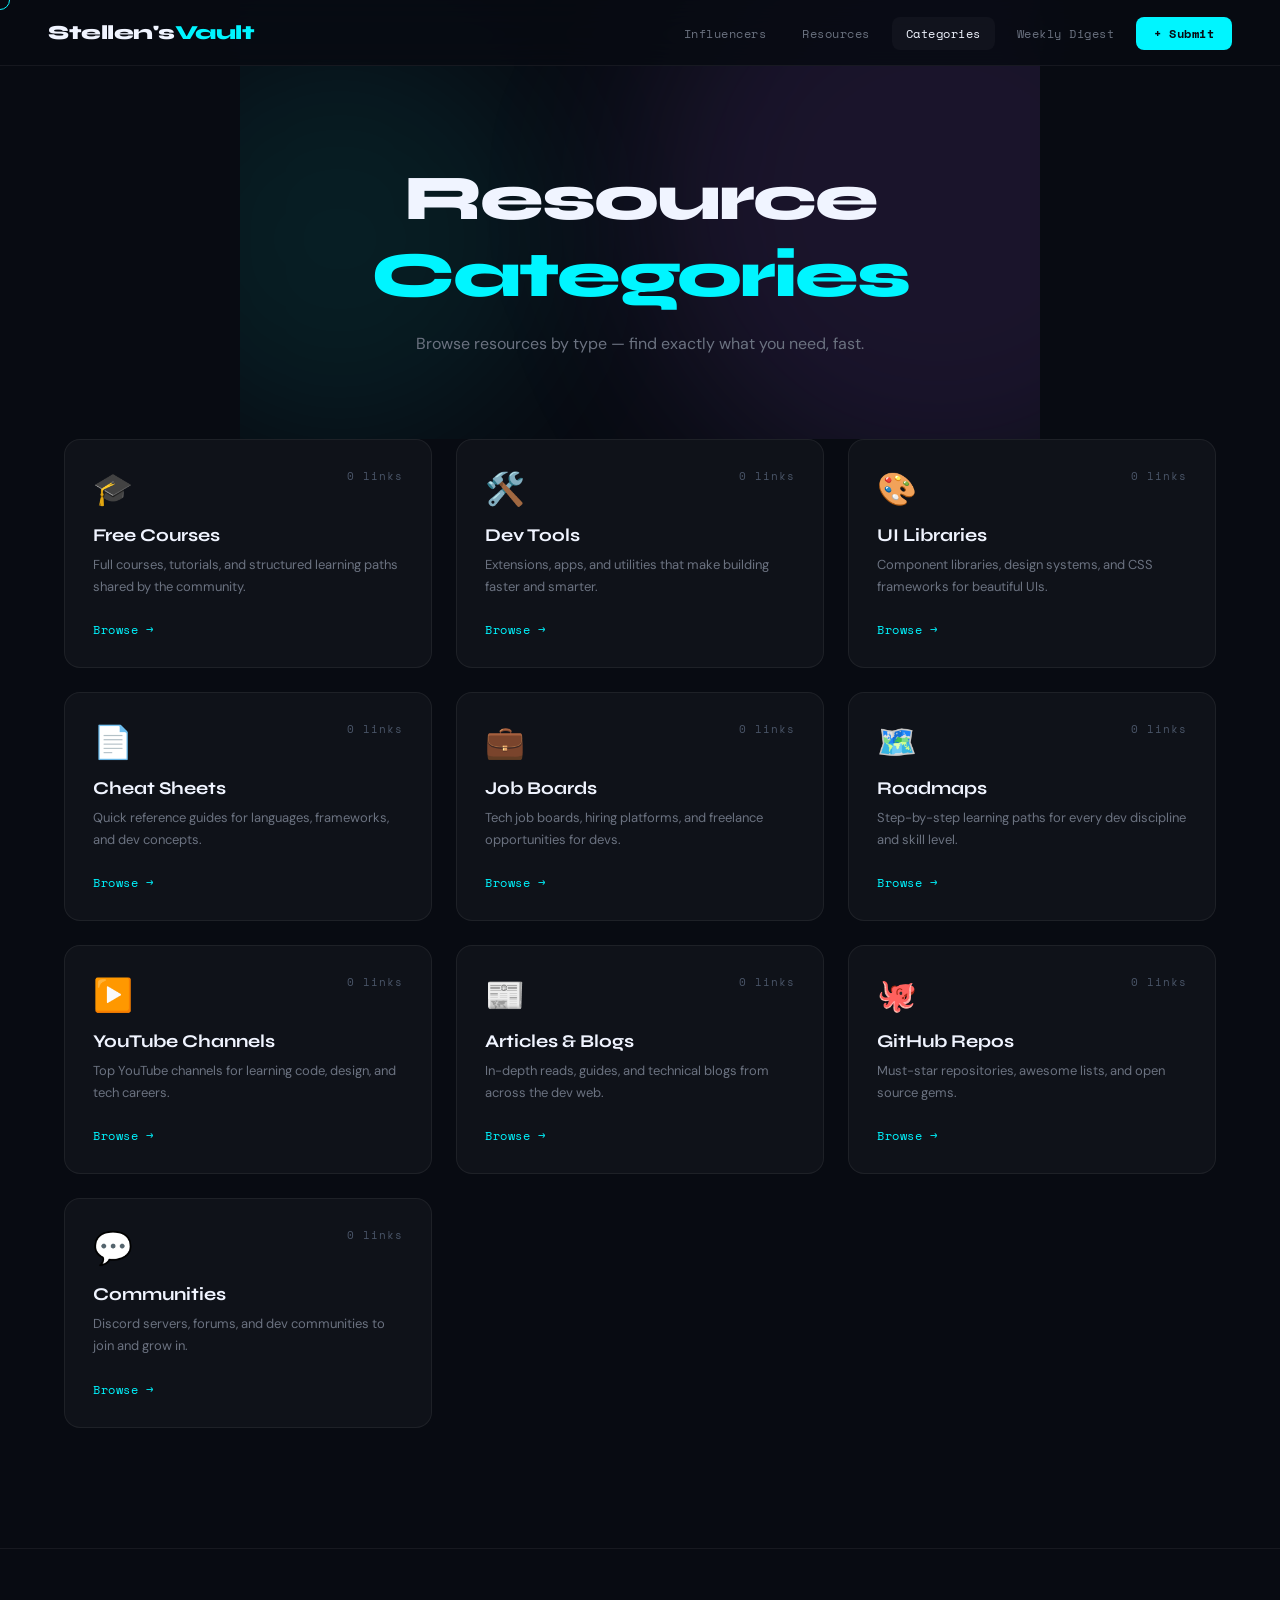
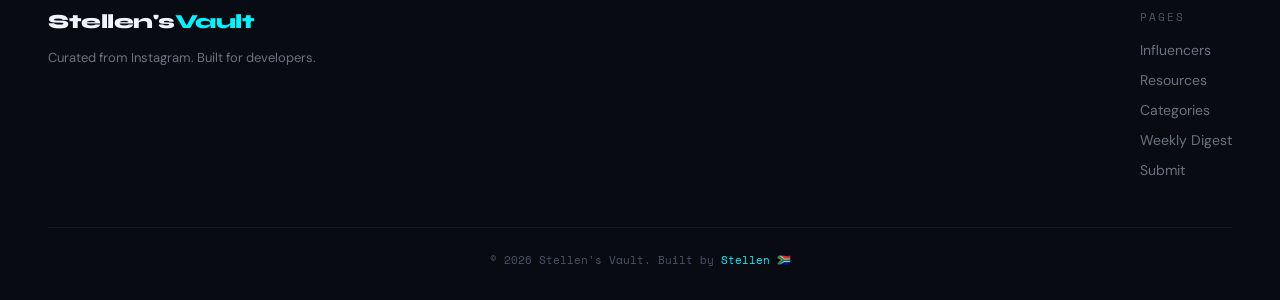
<file: categories.html>
<!DOCTYPE html>
<html lang="en">
<head>
  <meta charset="UTF-8">
  <meta name="viewport" content="width=device-width, initial-scale=1.0">
  <title>Categories — Stellen's Vault</title>
  <link href="https://fonts.googleapis.com/css2?family=Syne:wght@400;600;700;800&family=Space+Mono:wght@400;700&family=DM+Sans:wght@300;400;500&display=swap" rel="stylesheet">
  <link rel="stylesheet" href="css/style.css">
</head>
<body>
  <div id="cursor"></div>
  <nav id="navbar">
    <a href="index.html" class="nav-logo">Stellen's<span>Vault</span></a>
    <ul class="nav-links">
      <li><a href="influencers.html" class="nav-link">Influencers</a></li>
      <li><a href="resources.html" class="nav-link">Resources</a></li>
      <li><a href="categories.html" class="nav-link active">Categories</a></li>
      <li><a href="digest.html" class="nav-link">Weekly Digest</a></li>
      <li><a href="submit.html" class="nav-link btn-submit">+ Submit</a></li>
    </ul>
    <button class="nav-burger" id="burger"><span></span><span></span><span></span></button>
  </nav>
  <div class="mobile-menu" id="mobileMenu">
    <a href="influencers.html">Influencers</a>
    <a href="resources.html">Resources</a>
    <a href="categories.html">Categories</a>
    <a href="digest.html">Weekly Digest</a>
    <a href="submit.html">+ Submit</a>
  </div>

  <section class="page-hero">
    <div class="orb orb1"></div>
    <div class="orb orb2"></div>
    <h1 class="reveal">Resource <span>Categories</span></h1>
    <p class="reveal">Browse resources by type — find exactly what you need, fast.</p>
  </section>

  <section class="cats-full-section">
    <div class="s-wrap">
      <div class="cats-full-grid">
        <div class="cat-full-card reveal" data-cat="courses">
          <div class="cfc-top">
            <div class="cfc-icon">🎓</div>
            <div class="cfc-count">0 links</div>
          </div>
          <h3>Free Courses</h3>
          <p>Full courses, tutorials, and structured learning paths shared by the community.</p>
          <a href="resources.html?cat=courses" class="cfc-link">Browse →</a>
        </div>
        <div class="cat-full-card reveal rv2" data-cat="tools">
          <div class="cfc-top">
            <div class="cfc-icon">🛠️</div>
            <div class="cfc-count">0 links</div>
          </div>
          <h3>Dev Tools</h3>
          <p>Extensions, apps, and utilities that make building faster and smarter.</p>
          <a href="resources.html?cat=tools" class="cfc-link">Browse →</a>
        </div>
        <div class="cat-full-card reveal rv3" data-cat="ui">
          <div class="cfc-top">
            <div class="cfc-icon">🎨</div>
            <div class="cfc-count">0 links</div>
          </div>
          <h3>UI Libraries</h3>
          <p>Component libraries, design systems, and CSS frameworks for beautiful UIs.</p>
          <a href="resources.html?cat=ui" class="cfc-link">Browse →</a>
        </div>
        <div class="cat-full-card reveal" data-cat="cheatsheets">
          <div class="cfc-top">
            <div class="cfc-icon">📄</div>
            <div class="cfc-count">0 links</div>
          </div>
          <h3>Cheat Sheets</h3>
          <p>Quick reference guides for languages, frameworks, and dev concepts.</p>
          <a href="resources.html?cat=cheatsheets" class="cfc-link">Browse →</a>
        </div>
        <div class="cat-full-card reveal rv2" data-cat="jobs">
          <div class="cfc-top">
            <div class="cfc-icon">💼</div>
            <div class="cfc-count">0 links</div>
          </div>
          <h3>Job Boards</h3>
          <p>Tech job boards, hiring platforms, and freelance opportunities for devs.</p>
          <a href="resources.html?cat=jobs" class="cfc-link">Browse →</a>
        </div>
        <div class="cat-full-card reveal rv3" data-cat="roadmaps">
          <div class="cfc-top">
            <div class="cfc-icon">🗺️</div>
            <div class="cfc-count">0 links</div>
          </div>
          <h3>Roadmaps</h3>
          <p>Step-by-step learning paths for every dev discipline and skill level.</p>
          <a href="resources.html?cat=roadmaps" class="cfc-link">Browse →</a>
        </div>
        <div class="cat-full-card reveal" data-cat="youtube">
          <div class="cfc-top">
            <div class="cfc-icon">▶️</div>
            <div class="cfc-count">0 links</div>
          </div>
          <h3>YouTube Channels</h3>
          <p>Top YouTube channels for learning code, design, and tech careers.</p>
          <a href="resources.html?cat=youtube" class="cfc-link">Browse →</a>
        </div>
        <div class="cat-full-card reveal rv2" data-cat="articles">
          <div class="cfc-top">
            <div class="cfc-icon">📰</div>
            <div class="cfc-count">0 links</div>
          </div>
          <h3>Articles & Blogs</h3>
          <p>In-depth reads, guides, and technical blogs from across the dev web.</p>
          <a href="resources.html?cat=articles" class="cfc-link">Browse →</a>
        </div>
        <div class="cat-full-card reveal rv3" data-cat="github">
          <div class="cfc-top">
            <div class="cfc-icon">🐙</div>
            <div class="cfc-count">0 links</div>
          </div>
          <h3>GitHub Repos</h3>
          <p>Must-star repositories, awesome lists, and open source gems.</p>
          <a href="resources.html?cat=github" class="cfc-link">Browse →</a>
        </div>
        <div class="cat-full-card reveal" data-cat="communities">
          <div class="cfc-top">
            <div class="cfc-icon">💬</div>
            <div class="cfc-count">0 links</div>
          </div>
          <h3>Communities</h3>
          <p>Discord servers, forums, and dev communities to join and grow in.</p>
          <a href="resources.html?cat=communities" class="cfc-link">Browse →</a>
        </div>
      </div>
    </div>
  </section>

  <footer>
    <div class="footer-inner">
      <div class="footer-brand">
        <div class="nav-logo">Stellen's<span>Vault</span></div>
        <p>Curated from Instagram. Built for developers.</p>
      </div>
      <div class="footer-links">
        <div class="fl-col">
          <div class="fl-title">Pages</div>
          <a href="influencers.html">Influencers</a>
          <a href="resources.html">Resources</a>
          <a href="categories.html">Categories</a>
          <a href="digest.html">Weekly Digest</a>
          <a href="submit.html">Submit</a>
        </div>
      </div>
    </div>
    <div class="footer-bottom">
      <span>© 2026 Stellen's Vault. Built by <a href="https://github.com/stellen10">Stellen</a> 🇿🇦</span>
    </div>
  </footer>
  <script src="js/main.js"></script>
</body>
</html>
</file>
<file: css/style.css>
/* ================================
   STELLEN'S VAULT — MAIN STYLES
================================ */

:root {
  --bg: #080b12;
  --bg2: #0d1117;
  --bg3: #111827;
  --cyan: #00f5ff;
  --violet: #9b5de5;
  --pink: #f72585;
  --gold: #ffd60a;
  --white: #f0f4ff;
  --muted: #4a5568;
  --muted2: #6b7280;
  --border: rgba(255,255,255,0.06);
  --card-bg: rgba(255,255,255,0.03);
  --font-display: 'Syne', sans-serif;
  --font-mono: 'Space Mono', monospace;
  --font-body: 'DM Sans', sans-serif;
  --radius: 16px;
  --transition: 0.3s cubic-bezier(0.4,0,0.2,1);
}

*, *::before, *::after { box-sizing: border-box; margin: 0; padding: 0; }

html { scroll-behavior: smooth; }

body {
  background: var(--bg);
  color: var(--white);
  font-family: var(--font-body);
  min-height: 100vh;
  overflow-x: hidden;
}

/* SCROLLBAR */
::-webkit-scrollbar { width: 4px; }
::-webkit-scrollbar-track { background: var(--bg); }
::-webkit-scrollbar-thumb { background: var(--violet); border-radius: 4px; }

/* ================================ CURSOR */
#cursor {
  width: 20px; height: 20px;
  border: 1.5px solid var(--cyan);
  border-radius: 50%;
  position: fixed;
  pointer-events: none;
  z-index: 9999;
  transition: transform 0.1s, opacity 0.3s;
  mix-blend-mode: screen;
  transform: translate(-50%, -50%);
}

/* ================================ NAV */
#navbar {
  position: fixed; top: 0; left: 0; right: 0;
  z-index: 100;
  display: flex; align-items: center; justify-content: space-between;
  padding: 20px 48px;
  background: rgba(8,11,18,0.85);
  backdrop-filter: blur(20px);
  border-bottom: 1px solid var(--border);
  transition: padding var(--transition);
}

#navbar.scrolled { padding: 14px 48px; }

.nav-logo {
  font-family: var(--font-display);
  font-size: 20px;
  font-weight: 800;
  color: var(--white);
  text-decoration: none;
  letter-spacing: -0.5px;
}
.nav-logo span { color: var(--cyan); }

.nav-links {
  display: flex; align-items: center; gap: 8px;
  list-style: none;
}

.nav-link {
  font-family: var(--font-mono);
  font-size: 12px;
  color: var(--muted2);
  text-decoration: none;
  padding: 8px 14px;
  border-radius: 8px;
  transition: color var(--transition), background var(--transition);
  letter-spacing: 0.5px;
}
.nav-link:hover, .nav-link.active { color: var(--white); background: var(--card-bg); }

.btn-submit {
  background: var(--cyan);
  color: var(--bg) !important;
  font-weight: 700;
  border-radius: 8px;
  padding: 8px 18px;
}
.btn-submit:hover { background: var(--violet); color: var(--white) !important; }

.nav-burger {
  display: none;
  flex-direction: column; gap: 5px;
  background: none; border: none; cursor: pointer; padding: 4px;
}
.nav-burger span {
  display: block; width: 24px; height: 2px;
  background: var(--white); border-radius: 2px;
  transition: var(--transition);
}

.mobile-menu {
  display: none;
  position: fixed; top: 0; left: 0; right: 0; bottom: 0;
  background: var(--bg);
  z-index: 99;
  flex-direction: column;
  align-items: center;
  justify-content: center;
  gap: 32px;
}
.mobile-menu.open { display: flex; }
.mobile-menu a {
  font-family: var(--font-display);
  font-size: 28px; font-weight: 700;
  color: var(--white); text-decoration: none;
  transition: color var(--transition);
}
.mobile-menu a:hover { color: var(--cyan); }

/* ================================ BUTTONS */
.btn-primary {
  display: inline-flex; align-items: center; gap: 8px;
  background: var(--cyan);
  color: var(--bg);
  font-family: var(--font-mono);
  font-size: 13px; font-weight: 700;
  padding: 14px 28px;
  border-radius: 10px;
  text-decoration: none;
  border: none; cursor: pointer;
  transition: background var(--transition), transform var(--transition), box-shadow var(--transition);
  letter-spacing: 0.5px;
}
.btn-primary:hover {
  background: var(--violet);
  color: var(--white);
  transform: translateY(-2px);
  box-shadow: 0 12px 40px rgba(155,93,229,0.4);
}

.btn-ghost {
  display: inline-flex; align-items: center;
  background: transparent;
  color: var(--white);
  font-family: var(--font-mono);
  font-size: 13px;
  padding: 14px 28px;
  border-radius: 10px;
  text-decoration: none;
  border: 1px solid var(--border);
  transition: border-color var(--transition), color var(--transition);
}
.btn-ghost:hover { border-color: var(--cyan); color: var(--cyan); }

/* ================================ ORBS */
.orb {
  position: absolute;
  border-radius: 50%;
  filter: blur(80px);
  pointer-events: none;
}
.orb1 { width: 600px; height: 600px; background: rgba(155,93,229,0.12); top: -100px; right: -200px; }
.orb2 { width: 400px; height: 400px; background: rgba(0,245,255,0.08); bottom: 0; left: -100px; }
.orb3 { width: 300px; height: 300px; background: rgba(247,37,133,0.06); top: 40%; left: 40%; }

/* ================================ REVEAL */
.reveal {
  opacity: 0;
  transform: translateY(30px);
  transition: opacity 0.6s ease, transform 0.6s ease;
}
.reveal.visible { opacity: 1; transform: translateY(0); }
.rv2 { transition-delay: 0.1s !important; }
.rv3 { transition-delay: 0.2s !important; }

/* ================================ SHARED SECTION */
.s-wrap { max-width: 1200px; margin: 0 auto; padding: 0 24px; }
.s-label {
  display: inline-flex; align-items: center; gap: 8px;
  font-family: var(--font-mono);
  font-size: 11px;
  color: var(--cyan);
  letter-spacing: 3px;
  text-transform: uppercase;
  margin-bottom: 16px;
}
.s-title {
  font-family: var(--font-display);
  font-size: clamp(32px, 5vw, 52px);
  font-weight: 800;
  line-height: 1.1;
  margin-bottom: 48px;
}
.s-title span { color: var(--cyan); }

/* ================================ HERO */
.hero {
  min-height: 100vh;
  display: flex; align-items: center;
  padding: 120px 48px 80px;
  position: relative;
  overflow: hidden;
  gap: 80px;
  max-width: 1400px;
  margin: 0 auto;
}

.hero-bg {
  position: fixed; inset: 0;
  pointer-events: none; z-index: 0;
  overflow: hidden;
}

.vault-grid {
  position: absolute; inset: 0;
  background-image:
    linear-gradient(rgba(0,245,255,0.03) 1px, transparent 1px),
    linear-gradient(90deg, rgba(0,245,255,0.03) 1px, transparent 1px);
  background-size: 60px 60px;
}

.hero-content { flex: 1; position: relative; z-index: 1; }
.hero-visual { flex: 0 0 380px; position: relative; z-index: 1; }

.hero-badge {
  display: inline-flex; align-items: center; gap: 8px;
  background: rgba(0,245,255,0.08);
  border: 1px solid rgba(0,245,255,0.2);
  border-radius: 100px;
  padding: 8px 16px;
  font-family: var(--font-mono);
  font-size: 11px;
  color: var(--cyan);
  margin-bottom: 24px;
  letter-spacing: 1px;
}
.badge-pulse {
  width: 8px; height: 8px;
  background: var(--cyan);
  border-radius: 50%;
  animation: pulse 2s infinite;
}
@keyframes pulse {
  0%, 100% { opacity: 1; transform: scale(1); }
  50% { opacity: 0.5; transform: scale(0.8); }
}

.hero-title {
  font-family: var(--font-display);
  font-size: clamp(48px, 7vw, 80px);
  font-weight: 800;
  line-height: 1.0;
  margin-bottom: 24px;
  letter-spacing: -2px;
}
.vault-word {
  background: linear-gradient(135deg, var(--cyan), var(--violet));
  -webkit-background-clip: text;
  -webkit-text-fill-color: transparent;
  background-clip: text;
}

.hero-sub {
  font-size: 16px;
  color: var(--muted2);
  line-height: 1.8;
  margin-bottom: 40px;
  max-width: 500px;
}

.hero-btns { display: flex; gap: 16px; flex-wrap: wrap; margin-bottom: 56px; }

.hero-stats {
  display: flex; align-items: center; gap: 32px;
  flex-wrap: wrap;
}
.stat { display: flex; flex-direction: column; gap: 4px; }
.stat-num {
  font-family: var(--font-display);
  font-size: 32px; font-weight: 800;
  color: var(--cyan);
}
.stat-label {
  font-family: var(--font-mono);
  font-size: 10px;
  color: var(--muted);
  letter-spacing: 2px;
  text-transform: uppercase;
}
.stat-div { width: 1px; height: 40px; background: var(--border); }

/* VAULT CARD */
.vault-card {
  background: var(--card-bg);
  border: 1px solid var(--border);
  border-radius: 20px;
  padding: 28px;
  backdrop-filter: blur(20px);
  position: relative;
}
.vault-card::before {
  content: '';
  position: absolute; inset: -1px;
  border-radius: 21px;
  background: linear-gradient(135deg, rgba(0,245,255,0.2), rgba(155,93,229,0.2), transparent);
  z-index: -1;
}

.floating {
  animation: float 6s ease-in-out infinite;
}
@keyframes float {
  0%, 100% { transform: translateY(0); }
  50% { transform: translateY(-12px); }
}

.vc-header { display: flex; align-items: center; gap: 14px; margin-bottom: 24px; }
.vc-avatar {
  width: 48px; height: 48px;
  background: linear-gradient(135deg, var(--cyan), var(--violet));
  border-radius: 12px;
  display: flex; align-items: center; justify-content: center;
  font-family: var(--font-display); font-weight: 800;
  color: var(--bg);
  font-size: 16px;
}
.vc-name { font-family: var(--font-display); font-weight: 700; font-size: 16px; }
.vc-tag { font-family: var(--font-mono); font-size: 10px; color: var(--muted2); letter-spacing: 1px; }

.vc-links { display: flex; flex-direction: column; gap: 10px; margin-bottom: 20px; }
.vc-link-item {
  display: flex; align-items: center; gap: 10px;
  font-size: 13px; color: var(--muted2);
  padding: 10px 14px;
  background: rgba(255,255,255,0.03);
  border-radius: 8px;
  border: 1px solid var(--border);
}
.vl-dot { width: 8px; height: 8px; border-radius: 50%; flex-shrink: 0; }
.vl-dot.cyan { background: var(--cyan); }
.vl-dot.violet { background: var(--violet); }
.vl-dot.pink { background: var(--pink); }
.vl-dot.gold { background: var(--gold); }

.vc-footer {
  display: flex; align-items: center; justify-content: space-between;
  font-family: var(--font-mono); font-size: 10px; color: var(--muted);
  padding-top: 16px;
  border-top: 1px solid var(--border);
}
.vc-live {
  background: var(--pink); color: var(--white);
  padding: 3px 8px; border-radius: 4px;
  font-size: 9px; letter-spacing: 2px;
  animation: blink 2s infinite;
}
@keyframes blink { 0%,100% { opacity: 1; } 50% { opacity: 0.5; } }

/* ================================ HOW IT WORKS */
.how-section { padding: 120px 0; }

.steps-grid {
  display: grid;
  grid-template-columns: repeat(auto-fit, minmax(240px, 1fr));
  gap: 24px;
}

.step-card {
  background: var(--card-bg);
  border: 1px solid var(--border);
  border-radius: var(--radius);
  padding: 32px 28px;
  position: relative;
  transition: border-color var(--transition), transform var(--transition);
}
.step-card:hover { border-color: rgba(0,245,255,0.2); transform: translateY(-4px); }

.step-num {
  font-family: var(--font-mono);
  font-size: 11px;
  color: var(--muted);
  letter-spacing: 2px;
  margin-bottom: 16px;
}
.step-icon { font-size: 32px; margin-bottom: 16px; }
.step-card h3 {
  font-family: var(--font-display);
  font-size: 18px; font-weight: 700;
  margin-bottom: 10px;
}
.step-card p { font-size: 14px; color: var(--muted2); line-height: 1.7; }

/* ================================ CATEGORIES */
.cats-section { padding: 0 0 120px; }

.cats-grid {
  display: grid;
  grid-template-columns: repeat(auto-fill, minmax(200px, 1fr));
  gap: 16px;
}

.cat-card {
  background: var(--card-bg);
  border: 1px solid var(--border);
  border-radius: var(--radius);
  padding: 24px 20px;
  text-decoration: none;
  display: flex; flex-direction: column; gap: 8px;
  transition: border-color var(--transition), background var(--transition), transform var(--transition);
}
.cat-card:hover {
  border-color: rgba(0,245,255,0.25);
  background: rgba(0,245,255,0.04);
  transform: translateY(-3px);
}
.cat-icon { font-size: 28px; }
.cat-name {
  font-family: var(--font-display);
  font-size: 15px; font-weight: 700;
  color: var(--white);
}
.cat-count {
  font-family: var(--font-mono);
  font-size: 11px; color: var(--muted2);
}

/* ================================ CTA */
.cta-section { padding: 0 0 120px; }

.cta-box {
  background: var(--card-bg);
  border: 1px solid var(--border);
  border-radius: 24px;
  padding: 72px 48px;
  text-align: center;
  position: relative;
  overflow: hidden;
}
.cta-orb {
  position: absolute;
  width: 500px; height: 500px;
  background: radial-gradient(circle, rgba(155,93,229,0.15) 0%, transparent 70%);
  top: 50%; left: 50%;
  transform: translate(-50%, -50%);
  pointer-events: none;
}
.cta-box h2 {
  font-family: var(--font-display);
  font-size: clamp(28px, 4vw, 44px);
  font-weight: 800;
  line-height: 1.2;
  margin-bottom: 16px;
  position: relative;
}
.cta-box h2 span { color: var(--pink); }
.cta-box p {
  font-size: 15px; color: var(--muted2);
  margin-bottom: 32px;
  position: relative;
}

/* ================================ PAGE HERO */
.page-hero {
  padding: 160px 48px 80px;
  text-align: center;
  position: relative;
  overflow: hidden;
  max-width: 800px;
  margin: 0 auto;
}
.page-hero h1 {
  font-family: var(--font-display);
  font-size: clamp(40px, 6vw, 64px);
  font-weight: 800;
  letter-spacing: -2px;
  margin-bottom: 16px;
}
.page-hero h1 span { color: var(--cyan); }
.page-hero p { font-size: 16px; color: var(--muted2); line-height: 1.8; }

/* ================================ FILTERS */
.filters {
  display: flex; align-items: center; gap: 16px;
  flex-wrap: wrap;
  margin-bottom: 40px;
}
.search-wrap {
  display: flex; align-items: center; gap: 10px;
  background: var(--card-bg);
  border: 1px solid var(--border);
  border-radius: 10px;
  padding: 10px 16px;
  flex: 1; min-width: 200px;
}
.search-wrap svg {
  width: 16px; height: 16px;
  stroke: var(--muted2); fill: none;
  stroke-width: 2; flex-shrink: 0;
}
.search-input {
  background: none; border: none; outline: none;
  color: var(--white);
  font-family: var(--font-body);
  font-size: 14px;
  width: 100%;
}
.search-input::placeholder { color: var(--muted); }

.filter-btns { display: flex; gap: 8px; flex-wrap: wrap; }
.filter-btn {
  background: var(--card-bg);
  border: 1px solid var(--border);
  color: var(--muted2);
  font-family: var(--font-mono);
  font-size: 11px;
  padding: 8px 14px;
  border-radius: 8px;
  cursor: pointer;
  transition: all var(--transition);
  letter-spacing: 0.5px;
}
.filter-btn:hover, .filter-btn.active {
  background: rgba(0,245,255,0.1);
  border-color: var(--cyan);
  color: var(--cyan);
}

.sort-select {
  background: var(--card-bg);
  border: 1px solid var(--border);
  color: var(--white);
  font-family: var(--font-mono);
  font-size: 11px;
  padding: 10px 14px;
  border-radius: 8px;
  cursor: pointer;
  outline: none;
}

/* ================================ INFLUENCER GRID */
.inf-section, .res-section { padding: 0 0 120px; }

.inf-grid {
  display: grid;
  grid-template-columns: repeat(auto-fill, minmax(300px, 1fr));
  gap: 24px;
}

.inf-card {
  background: var(--card-bg);
  border: 1px solid var(--border);
  border-radius: var(--radius);
  padding: 28px;
  text-decoration: none;
  transition: border-color var(--transition), transform var(--transition);
  display: block;
}
.inf-card:hover { border-color: rgba(0,245,255,0.25); transform: translateY(-4px); }

.ic-top { display: flex; align-items: center; gap: 14px; margin-bottom: 16px; }
.ic-avatar {
  width: 52px; height: 52px;
  background: linear-gradient(135deg, var(--violet), var(--pink));
  border-radius: 14px;
  display: flex; align-items: center; justify-content: center;
  font-family: var(--font-display); font-weight: 800;
  color: var(--white); font-size: 18px;
}
.ic-handle {
  font-family: var(--font-mono); font-size: 12px; color: var(--cyan);
  margin-bottom: 4px;
}
.ic-name { font-family: var(--font-display); font-weight: 700; font-size: 16px; }
.ic-niche {
  display: inline-block;
  background: rgba(155,93,229,0.15);
  border: 1px solid rgba(155,93,229,0.3);
  color: var(--violet);
  font-family: var(--font-mono); font-size: 10px;
  padding: 4px 10px; border-radius: 6px;
  letter-spacing: 1px;
  margin-bottom: 14px;
}
.ic-stats {
  display: flex; gap: 20px;
  padding-top: 14px; border-top: 1px solid var(--border);
  font-family: var(--font-mono); font-size: 11px; color: var(--muted2);
}
.ic-stats strong { color: var(--white); font-size: 15px; display: block; }

/* ================================ RESOURCES LIST */
.res-list { display: flex; flex-direction: column; gap: 14px; }

.res-item {
  background: var(--card-bg);
  border: 1px solid var(--border);
  border-radius: var(--radius);
  padding: 20px 24px;
  display: flex; align-items: center; gap: 20px;
  transition: border-color var(--transition), transform var(--transition);
}
.res-item:hover { border-color: rgba(0,245,255,0.2); transform: translateX(4px); }

.res-votes {
  display: flex; flex-direction: column; align-items: center; gap: 4px;
  min-width: 44px;
}
.vote-btn {
  background: none; border: 1px solid var(--border);
  color: var(--muted2); font-size: 16px;
  width: 36px; height: 32px; border-radius: 8px;
  cursor: pointer; transition: all var(--transition);
  display: flex; align-items: center; justify-content: center;
}
.vote-btn:hover, .vote-btn.voted {
  background: rgba(0,245,255,0.1);
  border-color: var(--cyan); color: var(--cyan);
}
.vote-count {
  font-family: var(--font-mono); font-size: 13px;
  font-weight: 700; color: var(--white);
}

.res-content { flex: 1; }
.res-title {
  font-family: var(--font-display);
  font-size: 16px; font-weight: 700;
  color: var(--white); margin-bottom: 4px;
}
.res-meta {
  display: flex; align-items: center; gap: 12px;
  font-family: var(--font-mono); font-size: 11px; color: var(--muted2);
}
.res-cat {
  background: rgba(0,245,255,0.08);
  border: 1px solid rgba(0,245,255,0.15);
  color: var(--cyan);
  padding: 2px 8px; border-radius: 4px;
}

.res-actions { display: flex; gap: 10px; }
.res-link, .save-btn {
  display: flex; align-items: center; gap: 6px;
  font-family: var(--font-mono); font-size: 11px;
  padding: 8px 14px; border-radius: 8px;
  text-decoration: none; cursor: pointer;
  transition: all var(--transition);
}
.res-link {
  background: var(--cyan); color: var(--bg);
  font-weight: 700; border: none;
}
.res-link:hover { background: var(--violet); color: var(--white); }
.save-btn {
  background: var(--card-bg);
  border: 1px solid var(--border);
  color: var(--muted2);
}
.save-btn:hover { border-color: var(--gold); color: var(--gold); }

/* ================================ EMPTY STATE */
.empty-state {
  text-align: center;
  padding: 80px 24px;
  display: flex; flex-direction: column;
  align-items: center; gap: 16px;
}
.empty-icon { font-size: 56px; }
.empty-state h3 {
  font-family: var(--font-display);
  font-size: 24px; font-weight: 700;
}
.empty-state p { font-size: 14px; color: var(--muted2); line-height: 1.8; }

/* ================================ SUBMIT */
.submit-section { padding: 0 0 120px; }
.submit-wrap {
  display: grid;
  grid-template-columns: 1fr 1.5fr;
  gap: 48px;
  align-items: start;
}

.submit-info {
  background: var(--card-bg);
  border: 1px solid var(--border);
  border-radius: var(--radius);
  padding: 32px;
}
.submit-info h3 {
  font-family: var(--font-display);
  font-size: 20px; font-weight: 700;
  margin-bottom: 20px;
}
.submit-rules { list-style: none; display: flex; flex-direction: column; gap: 12px; }
.submit-rules li { font-size: 14px; color: var(--muted2); }
.submit-note {
  margin-top: 20px;
  padding: 14px;
  background: rgba(0,245,255,0.05);
  border: 1px solid rgba(0,245,255,0.15);
  border-radius: 8px;
  font-size: 13px; color: var(--muted2); line-height: 1.7;
}

.submit-form {
  background: var(--card-bg);
  border: 1px solid var(--border);
  border-radius: var(--radius);
  padding: 36px;
  display: flex; flex-direction: column; gap: 24px;
}

.form-group { display: flex; flex-direction: column; gap: 8px; }
.form-group label {
  font-family: var(--font-mono);
  font-size: 11px;
  color: var(--muted2);
  letter-spacing: 1px;
  text-transform: uppercase;
}
.input-wrap { position: relative; display: flex; align-items: center; }
.input-prefix {
  position: absolute; left: 14px;
  font-family: var(--font-mono); font-size: 14px;
  color: var(--cyan);
}

.submit-form input,
.submit-form select,
.submit-form textarea {
  width: 100%;
  background: rgba(255,255,255,0.03);
  border: 1px solid var(--border);
  border-radius: 10px;
  padding: 14px 16px;
  color: var(--white);
  font-family: var(--font-body);
  font-size: 14px;
  outline: none;
  transition: border-color var(--transition);
  resize: none;
}
.input-wrap input { padding-left: 28px; }
.submit-form input:focus,
.submit-form select:focus,
.submit-form textarea:focus {
  border-color: var(--cyan);
}
.submit-form select option { background: var(--bg2); }

.submit-btn { width: 100%; justify-content: center; font-size: 14px; padding: 16px; }
.form-note {
  text-align: center;
  font-family: var(--font-mono);
  font-size: 11px; color: var(--muted);
}

.submit-success {
  background: var(--card-bg);
  border: 1px solid rgba(0,245,255,0.2);
  border-radius: var(--radius);
  padding: 60px 36px;
  flex-direction: column;
  align-items: center;
  text-align: center; gap: 16px;
}
.success-icon { font-size: 56px; }
.submit-success h3 {
  font-family: var(--font-display);
  font-size: 24px; font-weight: 700;
  color: var(--cyan);
}
.submit-success p { font-size: 14px; color: var(--muted2); }

/* ================================ CATEGORIES FULL */
.cats-full-section { padding: 0 0 120px; }
.cats-full-grid {
  display: grid;
  grid-template-columns: repeat(auto-fill, minmax(280px, 1fr));
  gap: 24px;
}
.cat-full-card {
  background: var(--card-bg);
  border: 1px solid var(--border);
  border-radius: var(--radius);
  padding: 28px;
  transition: border-color var(--transition), transform var(--transition);
}
.cat-full-card:hover { border-color: rgba(0,245,255,0.2); transform: translateY(-4px); }
.cfc-top {
  display: flex; justify-content: space-between; align-items: flex-start;
  margin-bottom: 14px;
}
.cfc-icon { font-size: 32px; }
.cfc-count {
  font-family: var(--font-mono); font-size: 11px;
  color: var(--muted); letter-spacing: 1px;
}
.cat-full-card h3 {
  font-family: var(--font-display);
  font-size: 18px; font-weight: 700;
  margin-bottom: 8px;
}
.cat-full-card p { font-size: 13px; color: var(--muted2); line-height: 1.7; margin-bottom: 20px; }
.cfc-link {
  font-family: var(--font-mono);
  font-size: 12px; color: var(--cyan);
  text-decoration: none;
  letter-spacing: 0.5px;
  transition: letter-spacing var(--transition);
}
.cfc-link:hover { letter-spacing: 2px; }

/* ================================ DIGEST */
.digest-section { padding: 0 0 120px; }
.digest-wrap { display: flex; flex-direction: column; gap: 40px; }

.digest-subscribe {
  background: var(--card-bg);
  border: 1px solid var(--border);
  border-radius: var(--radius);
  padding: 28px 32px;
  display: flex; align-items: center;
  justify-content: space-between; gap: 24px; flex-wrap: wrap;
}
.ds-left { display: flex; align-items: center; gap: 16px; }
.ds-icon { font-size: 36px; }
.ds-left h3 {
  font-family: var(--font-display);
  font-size: 18px; font-weight: 700;
  margin-bottom: 4px;
}
.ds-left p { font-size: 13px; color: var(--muted2); }
.ds-form { display: flex; gap: 10px; }
.ds-form input {
  background: rgba(255,255,255,0.04);
  border: 1px solid var(--border);
  border-radius: 10px;
  padding: 12px 16px;
  color: var(--white);
  font-family: var(--font-body); font-size: 14px;
  outline: none; width: 240px;
  transition: border-color var(--transition);
}
.ds-form input:focus { border-color: var(--cyan); }
.ds-success {
  align-items: center;
  font-family: var(--font-mono); font-size: 13px; color: var(--cyan);
}

.digest-coming { display: flex; flex-direction: column; align-items: center; gap: 20px; text-align: center; }
.dc-badge {
  display: inline-flex; align-items: center; gap: 8px;
  background: rgba(247,37,133,0.08);
  border: 1px solid rgba(247,37,133,0.2);
  border-radius: 100px; padding: 8px 16px;
  font-family: var(--font-mono); font-size: 11px;
  color: var(--pink); letter-spacing: 1px;
}
.digest-coming h2 {
  font-family: var(--font-display);
  font-size: clamp(28px, 4vw, 44px);
  font-weight: 800;
}
.digest-coming h2 span { color: var(--cyan); }
.digest-coming > p { font-size: 15px; color: var(--muted2); line-height: 1.8; }

.digest-preview {
  width: 100%; max-width: 680px;
  background: var(--card-bg);
  border: 1px solid var(--border);
  border-radius: var(--radius);
  overflow: hidden;
  text-align: left;
}
.dp-header {
  display: flex; justify-content: space-between;
  padding: 16px 24px;
  border-bottom: 1px solid var(--border);
  font-family: var(--font-mono); font-size: 11px;
}
.dp-issue { color: var(--cyan); }
.dp-date { color: var(--muted); }
.dp-items { display: flex; flex-direction: column; }
.dp-item {
  display: flex; align-items: center; gap: 16px;
  padding: 16px 24px;
  border-bottom: 1px solid var(--border);
  opacity: 0.4;
}
.dp-num {
  font-family: var(--font-mono); font-size: 11px;
  color: var(--muted); min-width: 24px;
}
.dp-content { flex: 1; }
.dp-title { font-size: 14px; font-weight: 600; color: var(--white); margin-bottom: 4px; }
.dp-meta { font-family: var(--font-mono); font-size: 10px; color: var(--muted); }
.dp-votes { font-family: var(--font-mono); font-size: 11px; color: var(--muted); }
.dp-footer {
  padding: 14px 24px;
  font-family: var(--font-mono); font-size: 11px;
  color: var(--muted); text-align: center;
}

/* ================================ PROFILE PAGE */
.profile-hero {
  padding: 120px 48px 60px;
  max-width: 900px; margin: 0 auto;
  position: relative;
}
.back-link {
  display: inline-flex; align-items: center;
  font-family: var(--font-mono); font-size: 12px;
  color: var(--muted2); text-decoration: none;
  margin-bottom: 32px; letter-spacing: 0.5px;
  transition: color var(--transition);
}
.back-link:hover { color: var(--cyan); }

.profile-card {
  background: var(--card-bg);
  border: 1px solid var(--border);
  border-radius: 20px;
  padding: 36px;
  display: flex; align-items: flex-start; gap: 32px; flex-wrap: wrap;
}
.profile-avatar {
  width: 80px; height: 80px;
  background: linear-gradient(135deg, var(--cyan), var(--violet));
  border-radius: 20px;
  display: flex; align-items: center; justify-content: center;
  font-family: var(--font-display); font-size: 28px; font-weight: 800;
  color: var(--bg); flex-shrink: 0;
}
.profile-info { flex: 1; }
.profile-handle {
  font-family: var(--font-mono); font-size: 13px;
  color: var(--cyan); margin-bottom: 4px;
}
.profile-name {
  font-family: var(--font-display);
  font-size: 28px; font-weight: 800;
  margin-bottom: 8px;
}
.profile-niche {
  display: inline-block;
  background: rgba(155,93,229,0.15);
  border: 1px solid rgba(155,93,229,0.3);
  color: var(--violet);
  font-family: var(--font-mono); font-size: 11px;
  padding: 5px 12px; border-radius: 6px; letter-spacing: 1px;
  margin-bottom: 20px;
}
.profile-stats {
  display: flex; gap: 32px; flex-wrap: wrap;
  margin-bottom: 24px;
}
.ps {
  display: flex; flex-direction: column; gap: 4px;
  font-family: var(--font-mono);
}
.ps span:first-child {
  font-size: 22px; font-weight: 700; color: var(--white);
}
.ps span:last-child { font-size: 10px; color: var(--muted); letter-spacing: 2px; text-transform: uppercase; }

.btn-ig {
  display: inline-flex; align-items: center; gap: 8px;
  background: linear-gradient(135deg, #833ab4, #fd1d1d, #fcb045);
  color: var(--white);
  font-family: var(--font-mono); font-size: 12px; font-weight: 700;
  padding: 10px 20px; border-radius: 10px;
  text-decoration: none;
  transition: opacity var(--transition), transform var(--transition);
}
.btn-ig:hover { opacity: 0.85; transform: translateY(-2px); }

.profile-links-section { padding: 0 0 120px; }
.pl-header {
  display: flex; align-items: center;
  justify-content: space-between; flex-wrap: wrap;
  gap: 16px; margin-bottom: 32px;
}
.pl-header h2 {
  font-family: var(--font-display);
  font-size: 28px; font-weight: 800;
}
.pl-header h2 span { color: var(--cyan); }

/* ================================ FOOTER */
footer {
  border-top: 1px solid var(--border);
  padding: 60px 48px 32px;
}
.footer-inner {
  max-width: 1200px; margin: 0 auto;
  display: flex; justify-content: space-between;
  gap: 48px; flex-wrap: wrap;
  margin-bottom: 48px;
}
.footer-brand { max-width: 280px; }
.footer-brand .nav-logo { display: block; margin-bottom: 12px; }
.footer-brand p { font-size: 13px; color: var(--muted2); line-height: 1.8; }

.footer-links { display: flex; gap: 60px; }
.fl-col { display: flex; flex-direction: column; gap: 12px; }
.fl-title {
  font-family: var(--font-mono); font-size: 11px;
  color: var(--muted); letter-spacing: 2px;
  text-transform: uppercase; margin-bottom: 4px;
}
.fl-col a {
  font-size: 14px; color: var(--muted2);
  text-decoration: none;
  transition: color var(--transition);
}
.fl-col a:hover { color: var(--cyan); }

.footer-bottom {
  max-width: 1200px; margin: 0 auto;
  padding-top: 24px;
  border-top: 1px solid var(--border);
  font-family: var(--font-mono);
  font-size: 11px; color: var(--muted);
  display: flex; justify-content: center;
}
.footer-bottom a { color: var(--cyan); text-decoration: none; }

/* ================================ RESPONSIVE */
@media (max-width: 900px) {
  #navbar { padding: 16px 24px; }
  #navbar.scrolled { padding: 12px 24px; }
  .nav-links { display: none; }
  .nav-burger { display: flex; }

  .hero {
    flex-direction: column;
    padding: 120px 24px 80px;
    gap: 48px;
  }
  .hero-visual { width: 100%; }
  .vault-card { max-width: 400px; margin: 0 auto; }

  .submit-wrap { grid-template-columns: 1fr; }
  .page-hero { padding: 120px 24px 60px; }
  .profile-hero { padding: 100px 24px 40px; }
  footer { padding: 48px 24px 24px; }
  .footer-inner { flex-direction: column; gap: 32px; }
  .footer-links { gap: 32px; }
  .digest-subscribe { flex-direction: column; }
  .ds-form { flex-direction: column; }
  .ds-form input { width: 100%; }
}

@media (max-width: 600px) {
  .hero-title { letter-spacing: -1px; }
  .hero-stats { gap: 20px; }
  .cats-grid { grid-template-columns: repeat(2, 1fr); }
  .res-item { flex-wrap: wrap; }
  .res-actions { width: 100%; justify-content: flex-end; }
  .profile-card { flex-direction: column; }
  .pl-header { flex-direction: column; align-items: flex-start; }
}

/* DIGEST ERROR STATE */
.ds-error {
  align-items: center;
  font-family: var(--font-mono);
  font-size: 12px; color: var(--pink);
  margin-top: 8px;
}

/* ================================
   GLOBAL SEARCH
================================ */
.global-search {
  position: relative;
  margin-bottom: 40px;
  max-width: 600px;
}
.gs-wrap {
  display: flex; align-items: center;
  background: rgba(255,255,255,0.05);
  border: 1px solid rgba(0,245,255,0.3);
  border-radius: 14px;
  padding: 6px 6px 6px 18px;
  gap: 12px;
  transition: border-color var(--transition), box-shadow var(--transition);
}
.gs-wrap:focus-within {
  border-color: var(--cyan);
  box-shadow: 0 0 0 3px rgba(0,245,255,0.1);
}
.gs-icon {
  width: 18px; height: 18px;
  stroke: var(--muted2); fill: none;
  stroke-width: 2; flex-shrink: 0;
}
.gs-wrap input {
  flex: 1; background: none; border: none; outline: none;
  color: var(--white);
  font-family: var(--font-body); font-size: 15px;
  padding: 8px 0;
}
.gs-wrap input::placeholder { color: var(--muted); }
.gs-btn {
  background: var(--cyan); color: var(--bg);
  font-family: var(--font-mono); font-size: 12px; font-weight: 700;
  border: none; padding: 10px 20px; border-radius: 10px;
  cursor: pointer; letter-spacing: 0.5px;
  transition: background var(--transition);
  white-space: nowrap;
}
.gs-btn:hover { background: var(--violet); color: var(--white); }

.gs-results {
  position: absolute; top: calc(100% + 8px); left: 0; right: 0;
  background: var(--bg2);
  border: 1px solid var(--border);
  border-radius: 14px;
  overflow: hidden;
  z-index: 50;
  box-shadow: 0 20px 60px rgba(0,0,0,0.5);
}
.gs-section-label {
  font-family: var(--font-mono); font-size: 10px;
  color: var(--muted); letter-spacing: 2px;
  text-transform: uppercase;
  padding: 10px 16px 6px;
  border-top: 1px solid var(--border);
}
.gs-section-label:first-child { border-top: none; }
.gs-item {
  display: flex; align-items: center; gap: 12px;
  padding: 12px 16px; text-decoration: none;
  transition: background var(--transition);
}
.gs-item:hover { background: rgba(255,255,255,0.04); }
.gs-item-icon { font-size: 18px; flex-shrink: 0; }
.gs-item-title { font-size: 14px; color: var(--white); font-weight: 600; margin-bottom: 2px; }
.gs-item-meta { font-family: var(--font-mono); font-size: 11px; color: var(--muted2); }
.gs-view-all {
  display: block; text-align: center;
  font-family: var(--font-mono); font-size: 11px; color: var(--cyan);
  padding: 12px; text-decoration: none;
  border-top: 1px solid var(--border);
  transition: background var(--transition);
}
.gs-view-all:hover { background: rgba(0,245,255,0.05); }
.gs-empty {
  padding: 20px 16px; text-align: center;
  font-size: 13px; color: var(--muted2);
}

/* ================================
   RESOURCE TAGS
================================ */
.res-tag {
  display: inline-flex; align-items: center;
  font-family: var(--font-mono); font-size: 10px;
  padding: 3px 8px; border-radius: 4px;
  font-weight: 700; letter-spacing: 0.5px;
}
.tag-free { background: rgba(0,245,255,0.12); color: var(--cyan); border: 1px solid rgba(0,245,255,0.2); }
.tag-paid { background: rgba(247,37,133,0.12); color: var(--pink); border: 1px solid rgba(247,37,133,0.2); }
.tag-beginner { background: rgba(155,93,229,0.12); color: var(--violet); border: 1px solid rgba(155,93,229,0.2); }
.tag-advanced { background: rgba(255,214,10,0.12); color: var(--gold); border: 1px solid rgba(255,214,10,0.2); }

/* ================================
   FEATURED / TOP PICKS
================================ */
.featured-section { padding: 0 0 100px; }

.featured-grid {
  display: grid;
  grid-template-columns: repeat(auto-fill, minmax(300px, 1fr));
  gap: 24px;
}

.featured-card {
  background: var(--card-bg);
  border: 1px solid var(--border);
  border-radius: 20px;
  padding: 28px;
  display: flex; flex-direction: column; gap: 14px;
  transition: border-color var(--transition), transform var(--transition), box-shadow var(--transition);
  position: relative;
  overflow: hidden;
}
.featured-card::before {
  content: '';
  position: absolute; top: 0; left: 0; right: 0; height: 2px;
  background: linear-gradient(90deg, var(--cyan), var(--violet));
}
.featured-card:hover {
  border-color: rgba(0,245,255,0.25);
  transform: translateY(-5px);
  box-shadow: 0 20px 60px rgba(0,0,0,0.3);
}

.fc-top {
  display: flex; align-items: center;
  justify-content: space-between;
}
.fc-rank {
  font-family: var(--font-display);
  font-size: 28px; font-weight: 800;
  color: rgba(0,245,255,0.3);
  line-height: 1;
}
.fc-tags { display: flex; gap: 6px; flex-wrap: wrap; }

.fc-title {
  font-family: var(--font-display);
  font-size: 18px; font-weight: 700;
  color: var(--white); line-height: 1.3;
  flex: 1;
}

.fc-inf {
  display: flex; align-items: center; gap: 10px;
  font-family: var(--font-mono); font-size: 12px; color: var(--muted2);
}
.fc-avatar-img {
  width: 28px; height: 28px;
  border-radius: 50%;
  object-fit: cover;
  border: 1px solid var(--border);
}
.fc-avatar-fallback {
  width: 28px; height: 28px;
  border-radius: 50%;
  background: linear-gradient(135deg, var(--violet), var(--pink));
  align-items: center; justify-content: center;
  font-family: var(--font-display); font-size: 12px;
  font-weight: 700; color: var(--white);
  flex-shrink: 0;
}

.fc-footer {
  display: flex; align-items: center;
  justify-content: space-between;
  padding-top: 14px;
  border-top: 1px solid var(--border);
}
.fc-votes {
  font-family: var(--font-mono); font-size: 12px;
  color: var(--cyan);
}
.fc-link {
  font-family: var(--font-mono); font-size: 12px; font-weight: 700;
  color: var(--bg); background: var(--cyan);
  padding: 7px 14px; border-radius: 8px;
  text-decoration: none;
  transition: background var(--transition);
}
.fc-link:hover { background: var(--violet); color: var(--white); }

.featured-empty {
  grid-column: 1/-1;
  text-align: center; padding: 40px;
  font-size: 14px; color: var(--muted2);
  background: var(--card-bg);
  border: 1px dashed var(--border);
  border-radius: 16px;
}

/* IG AVATAR on influencer cards */
.ic-avatar-img {
  width: 52px; height: 52px;
  border-radius: 14px;
  object-fit: cover;
  border: 1px solid var(--border);
}

/* res-cat-badge */
.res-cat-badge {
  font-family: var(--font-mono); font-size: 10px;
  color: var(--muted2);
  background: rgba(255,255,255,0.04);
  border: 1px solid var(--border);
  padding: 2px 8px; border-radius: 4px;
}

@media (max-width: 600px) {
  .global-search { max-width: 100%; }
  .gs-btn { padding: 10px 14px; }
  .featured-grid { grid-template-columns: 1fr; }
}

/* ================================
   DIGEST LIVE STATE
================================ */
.digest-loading {
  text-align: center; padding: 40px;
  font-family: var(--font-mono); font-size: 13px;
  color: var(--muted2);
}
.dp-item-live {
  display: flex; text-decoration: none;
  transition: background var(--transition);
  cursor: pointer;
}
.dp-item-live:hover { background: rgba(255,255,255,0.03); }
.dp-item-live .dp-title { color: var(--white); }
.digest-preview.live { opacity: 1; }
.digest-preview.live .dp-item { opacity: 1; }

/* ================================
   ADMIN RESOURCE PICKER
================================ */
.resource-picker {
  display: flex; flex-direction: column; gap: 8px;
  max-height: 320px; overflow-y: auto;
  padding: 4px;
}
.resource-picker::-webkit-scrollbar { width: 4px; }
.resource-picker::-webkit-scrollbar-thumb { background: var(--violet); border-radius: 4px; }

.picker-item {
  display: flex; align-items: center; gap: 12px;
  padding: 12px 16px;
  background: rgba(255,255,255,0.02);
  border: 1px solid var(--border);
  border-radius: 10px;
  cursor: pointer;
  transition: border-color var(--transition), background var(--transition);
}
.picker-item:hover { border-color: rgba(0,245,255,0.2); background: rgba(0,245,255,0.03); }
.picker-item input[type="checkbox"] { accent-color: var(--cyan); width: 16px; height: 16px; flex-shrink: 0; }
.picker-info { display: flex; flex-direction: column; gap: 3px; }
.picker-title { font-size: 14px; color: var(--white); font-weight: 600; }
.picker-meta { font-family: var(--font-mono); font-size: 11px; color: var(--muted2); }
</file>
